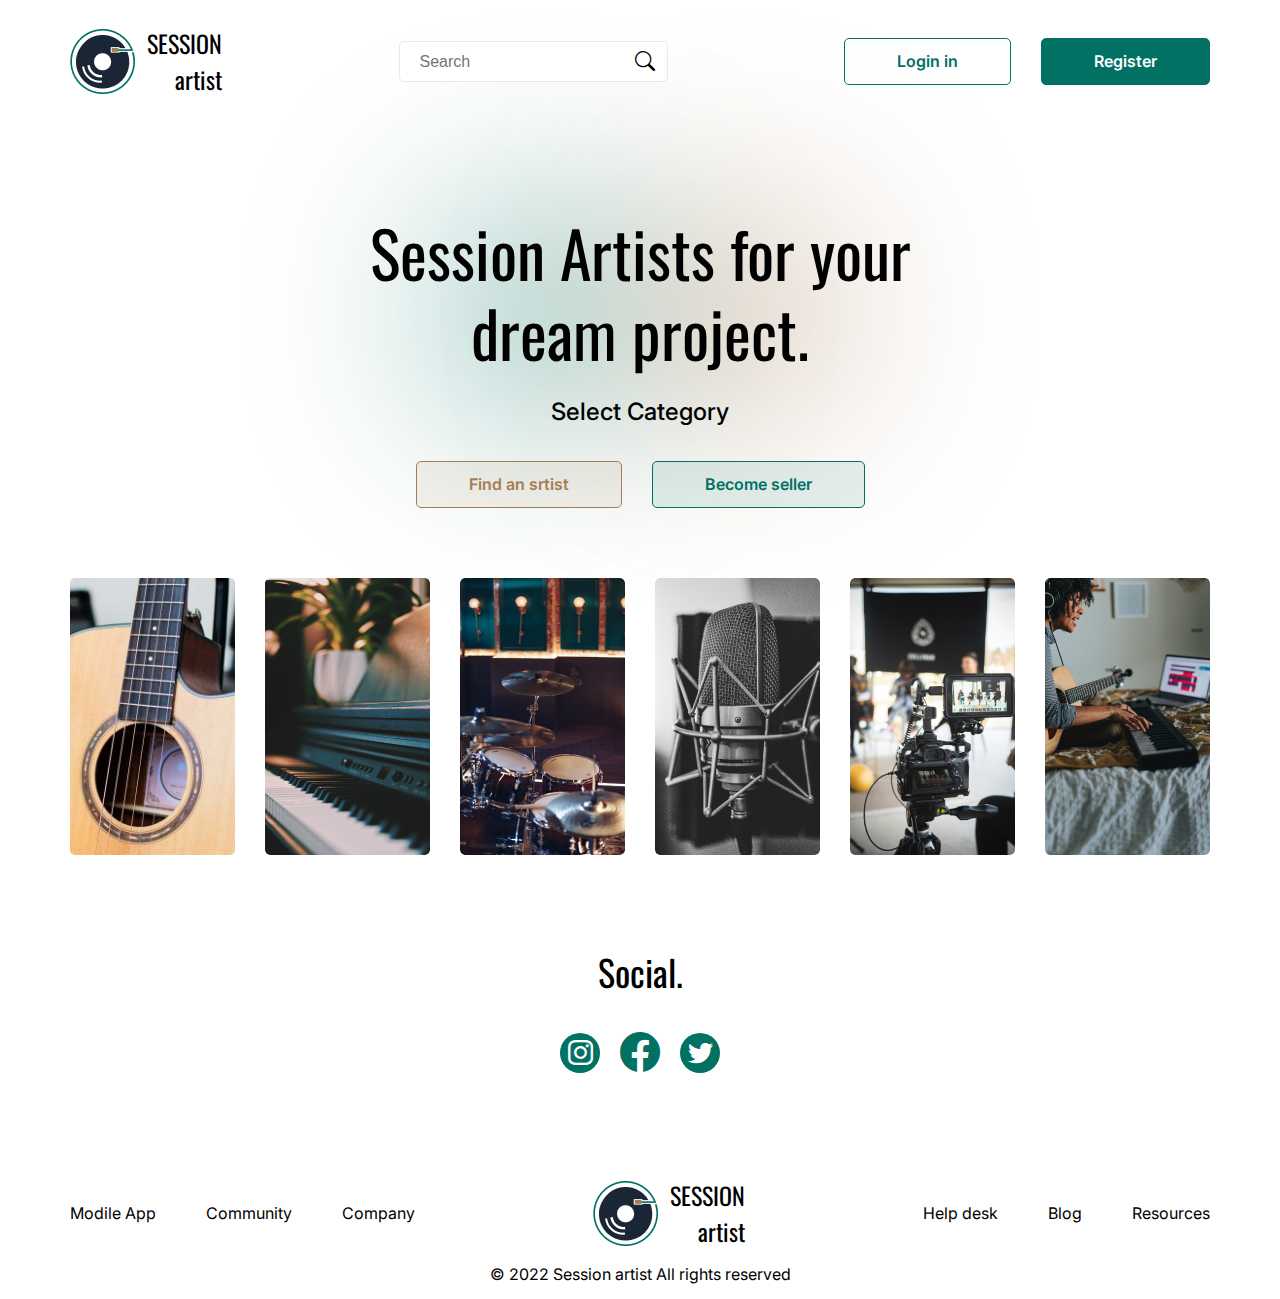
<file: index.html>
<!DOCTYPE html>
<html lang="en">

<head>
    <meta charset="UTF-8">
    <meta http-equiv="X-UA-Compatible" content="IE=edge">
    <meta name="viewport" content="width=device-width, initial-scale=1.0">
    <link rel="stylesheet" href="./css/style.css">
    <link rel="stylesheet" href="./css/media.css">

    <link rel="preconnect" href="https://fonts.googleapis.com">
    <link rel="preconnect" href="https://fonts.gstatic.com" crossorigin>
    <link
        href="https://fonts.googleapis.com/css2?family=Inter:wght@400;500;600;700&family=Oswald:wght@400;600&family=Rubik&display=swap"
        rel="stylesheet">
    <link rel="stylesheet" href="https://cdn.jsdelivr.net/npm/bootstrap-icons@1.9.1/font/bootstrap-icons.css">
    <title>SESSION artist</title>
</head>

<body>

    <div class="wrapper">
        <div class="main_header">
            <header class="header container">
                <a href="index.html">
                    <div class="logo">
                        <img src="./img/Group.png" alt="">
                        <h3>SESSION <br>
                            artist</h3>
                    </div>
                </a>
                <div class="input">
                    <input class="input_search" type="text" placeholder="Search">
                    <div class="icon_input">
                        <i class="bi bi-search"></i>
                        <i class="bi bi-x-lg"></i>
                    </div>
                </div>
                <div class="header_burger" onclick="clickBurger()">
                    <span></span>
                </div>
                <div class="header_menu">
                    <div class="btns">
                        <div class="btn" id="btn_popup" onclick="clickClose()">
                            Login in
                        </div>
                        <div class="btn green" id="btn_popup_register" onclick="clickCloseRegister()">
                            Register
                        </div>
                    </div>
                </div>
            </header>
        </div>
        <section class="section">
            <div class="interior_section container">
                <div class="title_sec">
                    <div class="wrapper_circles">
                        <div class="circle_green"></div>
                        <div class="circle_orange"></div>
                    </div>
                    <h1>Session Artists for your
                        dream project.</h1>
                    <p>Select Category</p>
                    <div class="btns">
                        <a href="./html/ctegory.html">
                            <div class="btn light_orange">
                                Find an srtist
                            </div>
                        </a>
                        <a href="">
                            <div class="btn light_green">
                                Become seller
                            </div>
                        </a>
                    </div>
                </div>
                <div class="cards">
                    <div class="card">
                        <img src="./img/photo_2022-08-10_19-29-11.jpg" alt="" />
                        <div class="card_wrapper">
                            <h3>Guitar.</h3>
                        </div>
                    </div>
                    <div class="card">
                        <img src="./img/Rectangle 18.png" alt="" />
                        <div class="card_wrapper">
                            <h3>Piano.</h3>
                        </div>
                    </div>
                    <div class="card">
                        <img src="./img/Rectangle 19.png" alt="" />
                        <div class="card_wrapper">
                            <h3>Drums.</h3>
                        </div>
                    </div>
                    <div class="card">
                        <img src="./img/Rectangle 20.png" alt="" />
                        <div class="card_wrapper">
                            <h3>Vocals.</h3>
                        </div>
                    </div>
                    <div class="card">
                        <img src="./img/Rectangle 21.png" alt="" />
                        <div class="card_wrapper">
                            <h3>Shooting.</h3>
                        </div>
                    </div>
                    <div class="card">
                        <img src="./img/Rectangle 22.png" alt="" />
                        <div class="card_wrapper">
                            <h3>Electonic music.</h3>
                        </div>
                    </div>
                </div>
            </div>
        </section>

        <section class="section_social">
            <h2>Social.</h2>
            <div class="socials">
                <div><i class="bi bi-instagram"></i></div>
                <i class="bi bi-facebook"></i>
                <div><i class="bi bi-twitter"></i></div>
            </div>
        </section>

        <footer>
            <div class="interior_footer container">
                <ul>
                    <li>Modile App</li>
                    <li>Community</li>
                    <li>Company</li>
                </ul>
                <div class="logo">
                    <img src="./img/Group.png" alt="">
                    <h3>SESSION <br>
                        artist</h3>
                </div>
                <ul class="ul_2">
                    <li>Help desk</li>
                    <li>Blog </li>
                    <li>Resources </li>
                </ul>
            </div>
            <p>© 2022 Session artist All rights reserved</p>
        </footer>
    </div>

    <div class="main_popup hidden">
        <div class="popup">
            <div class="close" onclick="clickClosePopup()">
                <span></span>
            </div>
            <h2>Login in</h2>
            <div class="input_bock">
                <input type="text" placeholder="Enter your email">
                <input type="text" placeholder="Choose a Password">
            </div>
            <div class="btn green">
                Login in
            </div>
        </div>
    </div>

    <div class="main_popup_2 hidden">
        <div class="popup">
            <div class="close" onclick="clickClosePopup2()">
                <span></span>
            </div>
            <h2>Register</h2>
            <div class="input_bock">
                <input type="text" placeholder="Enter your email">
                <input type="text" placeholder="Choose a Username">
                <input type="text" placeholder="Choose a Password">
            </div>
            <div class="btn green">
                Join
            </div>
        </div>
    </div>

    <script src="./js/script.js"></script>
</body>

</html>
</file>
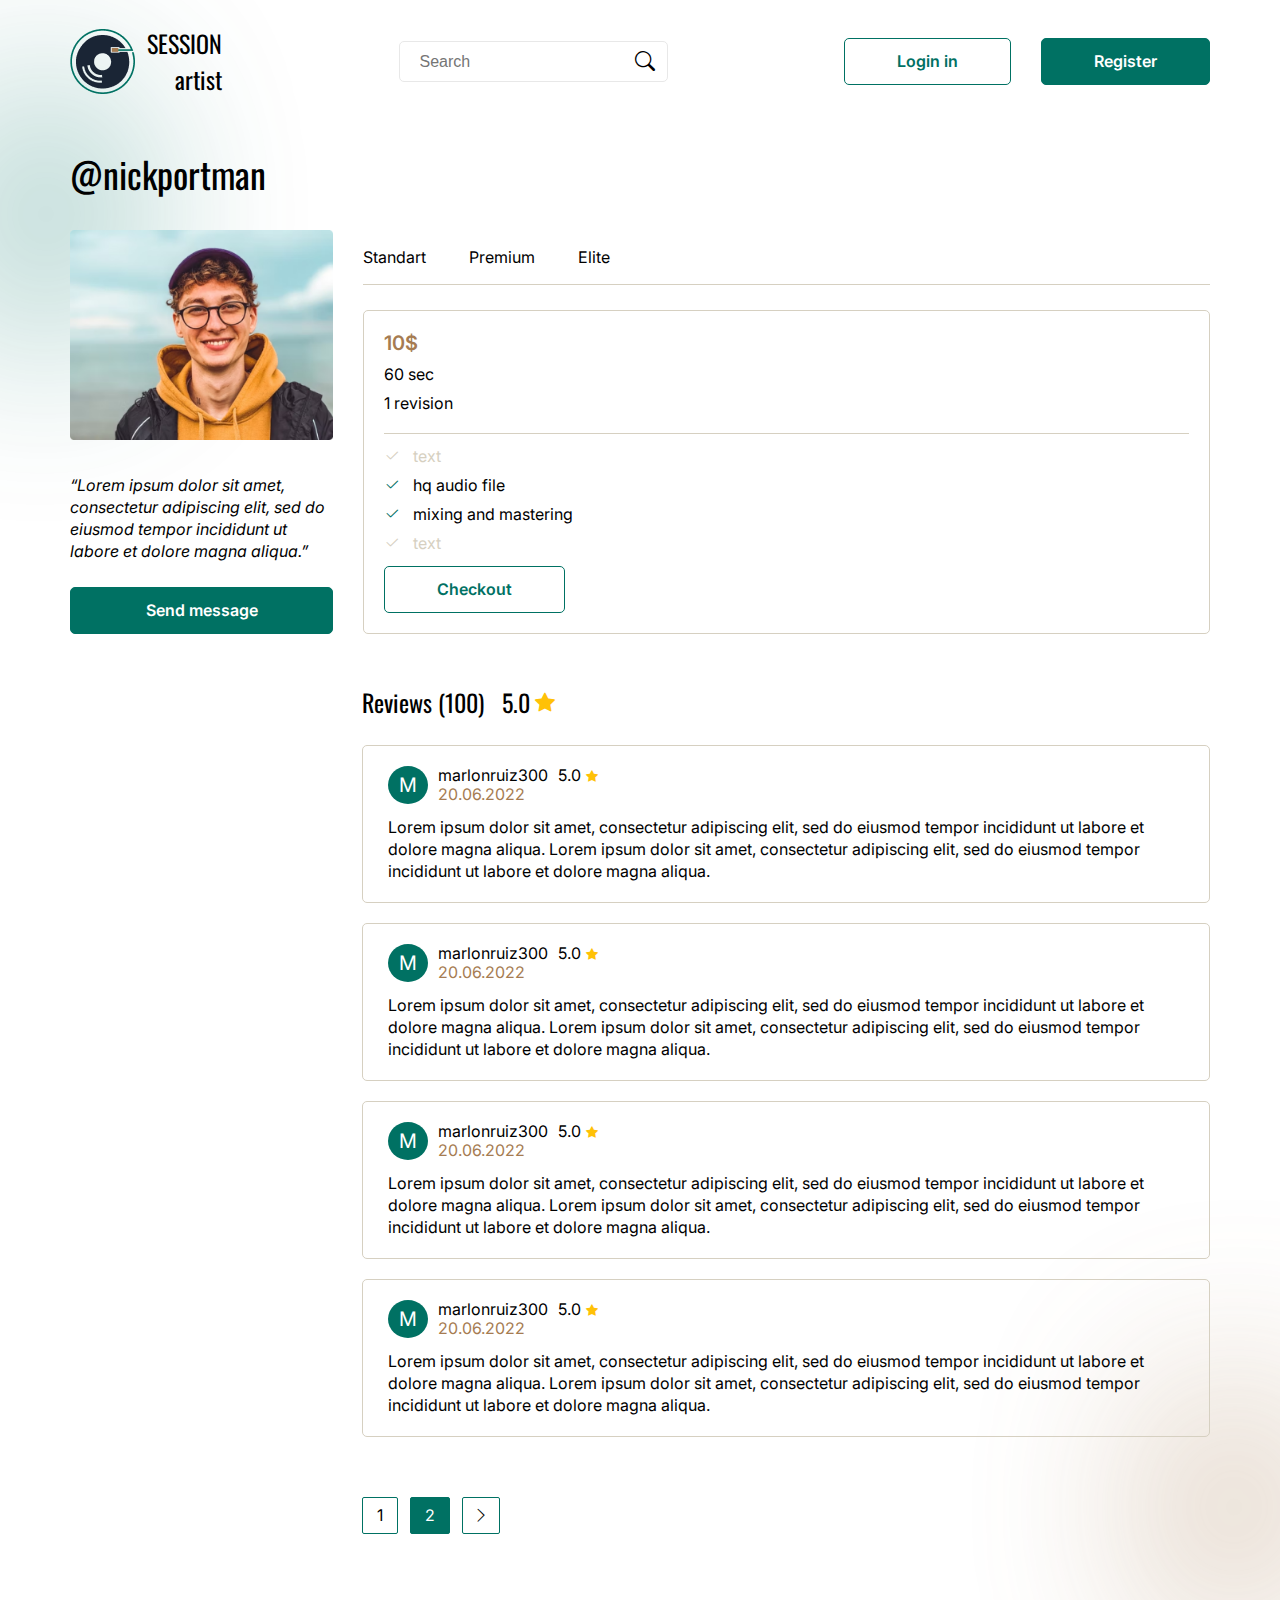
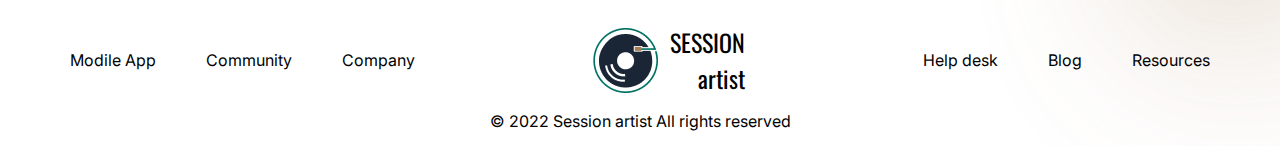
<file: html/artist.html>
<!DOCTYPE html>
<html lang="en">

<head>
    <meta charset="UTF-8">
    <meta http-equiv="X-UA-Compatible" content="IE=edge">
    <meta name="viewport" content="width=device-width, initial-scale=1.0">
    <link rel="stylesheet" href="../css/artist.css">
    <link rel="stylesheet" href="../css/media_artist.css">

    <link rel="preconnect" href="https://fonts.googleapis.com">
    <link rel="preconnect" href="https://fonts.gstatic.com" crossorigin>
    <link
        href="https://fonts.googleapis.com/css2?family=Inter:wght@400;500;600;700&family=Oswald:wght@400;600&family=Rubik&display=swap"
        rel="stylesheet">
    <link rel="stylesheet" href="https://cdn.jsdelivr.net/npm/bootstrap-icons@1.9.1/font/bootstrap-icons.css">
    <title>Document</title>
</head>

<body>

    <div class="wrapper">
        <div class="main_header">
            <header class="header container">
                <a href="../index.html">
                    <div class="logo">
                        <img src="../img/Group.png" alt="">
                        <h3>SESSION <br>
                            artist</h3>
                    </div>
                </a>
                <div class="input">
                    <input class="input_search" type="text" placeholder="Search">
                    <div class="icon_input">
                        <i class="bi bi-search"></i>
                        <i class="bi bi-x-lg"></i>
                    </div>
                </div>
                <div class="header_burger" onclick="clickBurger()">
                    <span></span>
                </div>
                <div class="header_menu">
                    <div class="btns">
                        <div class="btn" id="btn_popup" onclick="clickClose()">
                            Login in
                        </div>
                        <div class="btn green" id="btn_popup_register" onclick="clickCloseRegister()">
                            Register
                        </div>
                    </div>
                </div>
            </header>
        </div>
        <section class="section">
            <div class="interior_section container">
                <div class="wrapper_circles">
                    <div class="main_circle_green">
                        <div class="circle_green"></div>
                    </div>
                    <div class="main_circle_orange">
                        <div class="circle_orange"></div>
                    </div>
                </div>
                <h1>@nickportman</h1>
                <div class="content">
                    <div class="artist">
                        <img src="../img/Rectangle 8.png" alt="">
                        <p>“Lorem ipsum dolor sit amet, consectetur adipiscing elit, sed do eiusmod tempor incididunt ut
                            labore et dolore magna aliqua.” </p>
                        <div class="btn green">
                            Send message
                        </div>
                    </div>
                    <div class="main_info_artist">
                        <ul class="list">
                            <li>Standart</li>
                            <li>Premium</li>
                            <li>Elite</li>
                        </ul>
                        <div class="info_artist">
                            <div class="top">
                                <h2>10$</h2>
                                <h3>60 sec</h3>
                                <p>1 revision</p>
                            </div>
                            <div class="bottom">
                                <ul>
                                    <li><i class="bi bi-check2"></i>text</li>
                                    <li class="active_link"><i class="bi bi-check2"></i>hq audio file</li>
                                    <li class="active_link"><i class="bi bi-check2"></i>mixing and mastering</li>
                                    <li><i class="bi bi-check2"></i>text</li>
                                </ul>
                                <div class="btn">
                                    Checkout
                                </div>
                            </div>
                        </div>
                    </div>
                </div>
                <div class="reviews">
                    <div class="interior_reviews">
                        <div class="title_reviews">
                            <h2>Reviews (100)</h2>
                            <div class="rang">
                                <h2>5.0</h2>
                                <i class="bi bi-star-fill"></i>
                            </div>
                        </div>
                        <div class="coments">
                            <div class="coment">
                                <div class="avtor">
                                    <nav class="logo">
                                        M
                                    </nav>
                                    <div class="avtor_name">
                                        <div class="name">
                                            <h3>marlonruiz300</h3>
                                            <div class="rang">
                                                <h3>5.0</h3>
                                                <i class="bi bi-star-fill"></i>
                                            </div>
                                        </div>
                                        <div class="data">
                                            20.06.2022
                                        </div>
                                    </div>
                                </div>
                                <p>Lorem ipsum dolor sit amet, consectetur adipiscing elit, sed do eiusmod tempor
                                    incididunt ut labore et dolore magna aliqua. Lorem ipsum dolor sit amet, consectetur
                                    adipiscing elit, sed do eiusmod tempor incididunt ut labore et dolore magna aliqua.
                                </p>
                            </div>
                            <div class="coment">
                                <div class="avtor">
                                    <nav class="logo">
                                        M
                                    </nav>
                                    <div class="avtor_name">
                                        <div class="name">
                                            <h3>marlonruiz300</h3>
                                            <div class="rang">
                                                <h3>5.0</h3>
                                                <i class="bi bi-star-fill"></i>
                                            </div>
                                        </div>
                                        <div class="data">
                                            20.06.2022
                                        </div>
                                    </div>
                                </div>
                                <p>Lorem ipsum dolor sit amet, consectetur adipiscing elit, sed do eiusmod tempor
                                    incididunt ut labore et dolore magna aliqua. Lorem ipsum dolor sit amet, consectetur
                                    adipiscing elit, sed do eiusmod tempor incididunt ut labore et dolore magna aliqua.
                                </p>
                            </div>
                            <div class="coment">
                                <div class="avtor">
                                    <nav class="logo">
                                        M
                                    </nav>
                                    <div class="avtor_name">
                                        <div class="name">
                                            <h3>marlonruiz300</h3>
                                            <div class="rang">
                                                <h3>5.0</h3>
                                                <i class="bi bi-star-fill"></i>
                                            </div>
                                        </div>
                                        <div class="data">
                                            20.06.2022
                                        </div>
                                    </div>
                                </div>
                                <p>Lorem ipsum dolor sit amet, consectetur adipiscing elit, sed do eiusmod tempor
                                    incididunt ut labore et dolore magna aliqua. Lorem ipsum dolor sit amet, consectetur
                                    adipiscing elit, sed do eiusmod tempor incididunt ut labore et dolore magna aliqua.
                                </p>
                            </div>
                            <div class="coment">
                                <div class="avtor">
                                    <nav class="logo">
                                        M
                                    </nav>
                                    <div class="avtor_name">
                                        <div class="name">
                                            <h3>marlonruiz300</h3>
                                            <div class="rang">
                                                <h3>5.0</h3>
                                                <i class="bi bi-star-fill"></i>
                                            </div>
                                        </div>
                                        <div class="data">
                                            20.06.2022
                                        </div>
                                    </div>
                                </div>
                                <p>Lorem ipsum dolor sit amet, consectetur adipiscing elit, sed do eiusmod tempor
                                    incididunt ut labore et dolore magna aliqua. Lorem ipsum dolor sit amet, consectetur
                                    adipiscing elit, sed do eiusmod tempor incididunt ut labore et dolore magna aliqua.
                                </p>
                            </div>
                            <div class="btns_page">
                                <div class="btn_page">
                                    1
                                </div>
                                <div class="btn_page active">
                                    2
                                </div>
                                <div class="btn_page next">
                                    <i class="bi bi-chevron-right"></i>
                                </div>
                            </div>
                        </div>
                    </div>
                </div>
            </div>
        </section>

        <footer>
            <div class="interior_footer container">
                <ul>
                    <li>Modile App</li>
                    <li>Community</li>
                    <li>Company</li>
                </ul>
                <div class="logo">
                    <img src="../img/Group.png" alt="">
                    <h3>SESSION <br>
                        artist</h3>
                </div>
                <ul class="ul_2">
                    <li>Help desk</li>
                    <li>Blog </li>
                    <li>Resources </li>
                </ul>
            </div>
            <p>© 2022 Session artist All rights reserved</p>
        </footer>

    </div>

    <div class="main_popup hidden">
        <div class="popup">
            <div class="close" onclick="clickClosePopup()">
                <span></span>
            </div>
            <h2>Login in</h2>
            <div class="input_bock">
                <input type="text" placeholder="Enter your email">
                <input type="text" placeholder="Choose a Password">
            </div>
            <div class="btn green">
                Login in
            </div>
        </div>
    </div>

    <div class="main_popup_2 hidden">
        <div class="popup">
            <div class="close" onclick="clickClosePopup2()">
                <span></span>
            </div>
            <h2>Register</h2>
            <div class="input_bock">
                <input type="text" placeholder="Enter your email">
                <input type="text" placeholder="Choose a Username">
                <input type="text" placeholder="Choose a Password">
            </div>
            <div class="btn green">
                Join
            </div>
        </div>
    </div>

    <script src="../js/artist_script.js"></script>
</body>

</html>
</file>
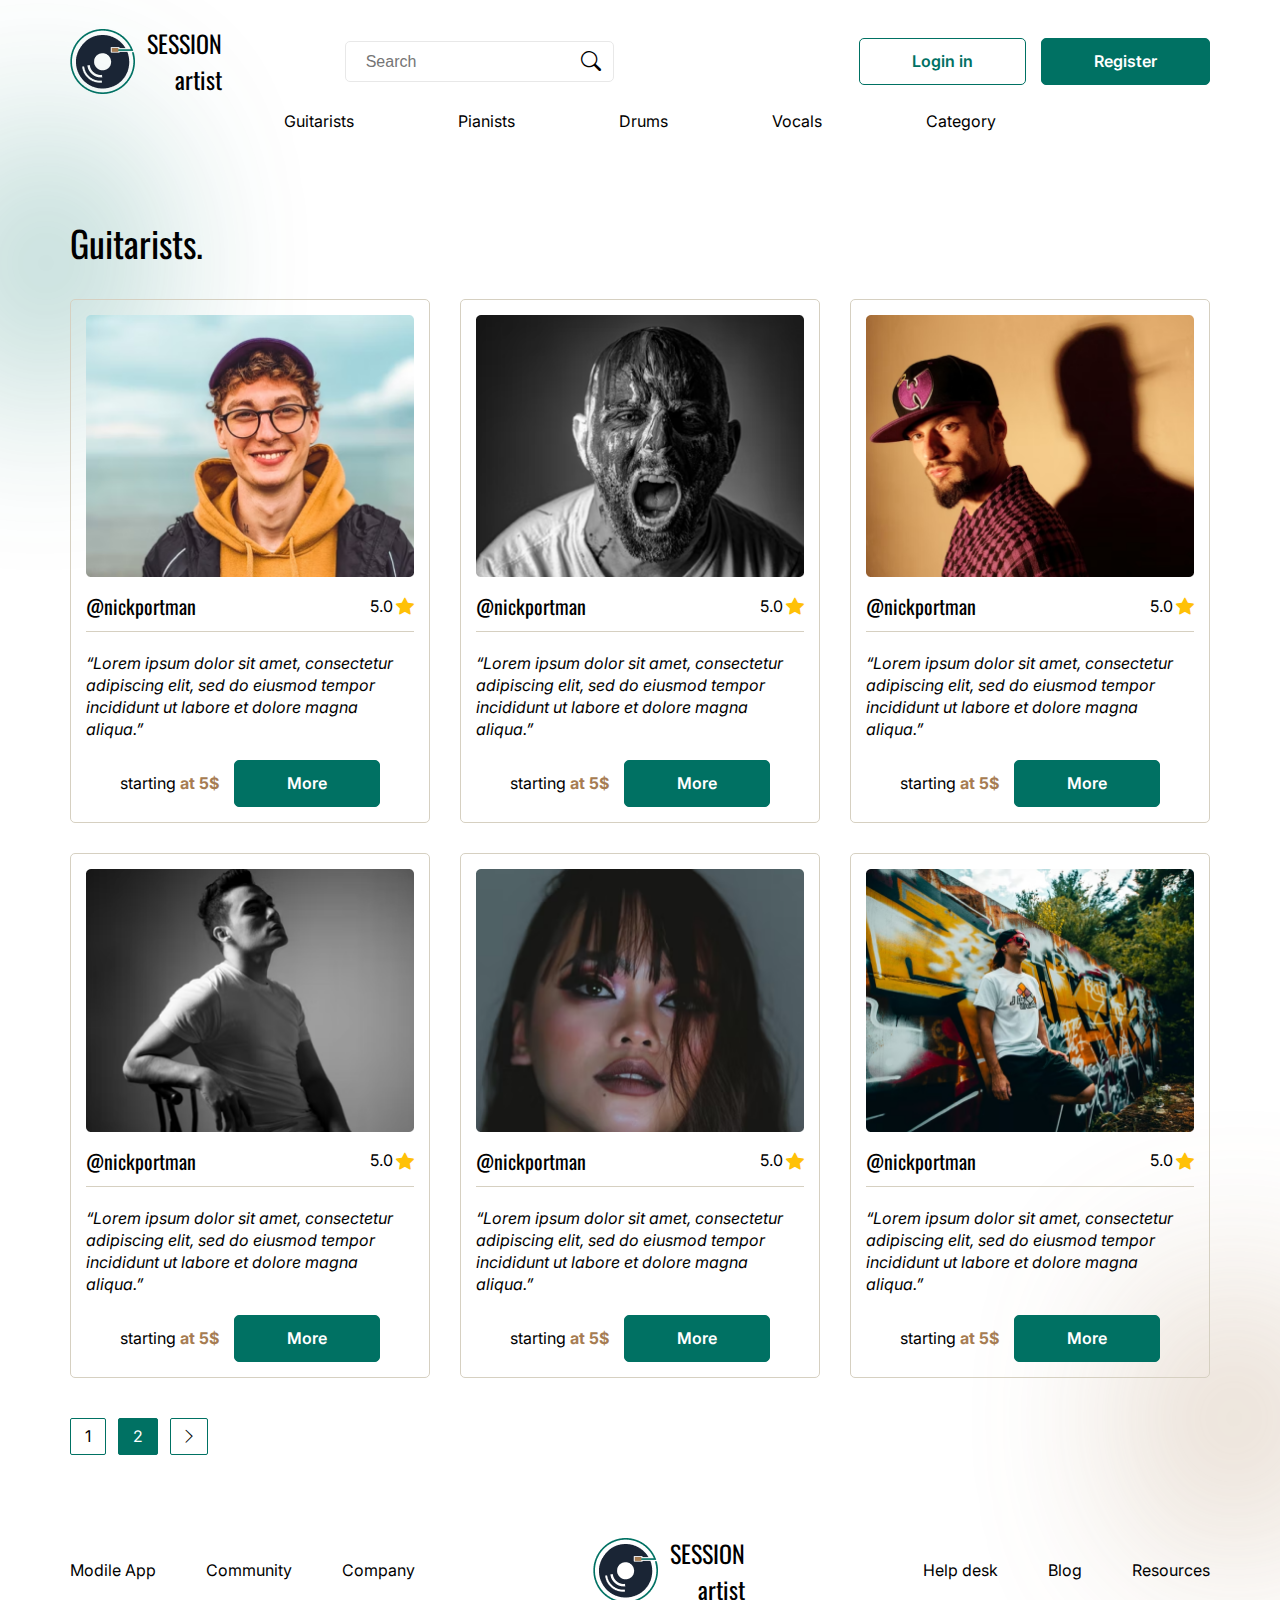
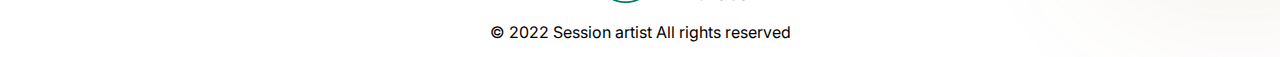
<file: html/ctegory.html>
<!DOCTYPE html>
<html lang="en">

<head>
    <meta charset="UTF-8">
    <meta http-equiv="X-UA-Compatible" content="IE=edge">
    <meta name="viewport" content="width=device-width, initial-scale=1.0">
    <link rel="stylesheet" href="../css/category.css">
    <link rel="stylesheet" href="../css/media_category.css">


    <link rel="preconnect" href="https://fonts.googleapis.com">
    <link rel="preconnect" href="https://fonts.gstatic.com" crossorigin>
    <link
        href="https://fonts.googleapis.com/css2?family=Inter:wght@400;500;600;700&family=Oswald:wght@400;600&family=Rubik&display=swap"
        rel="stylesheet">
    <link rel="stylesheet" href="https://cdn.jsdelivr.net/npm/bootstrap-icons@1.9.1/font/bootstrap-icons.css">
    <title>Document</title>
</head>

<body>

    <div class="wrapper">
        <div class="main_header">
            <header class="header container">
                <a href="../index.html">
                    <div class="logo">
                        <img src="../img/Group.png" alt="">
                        <h3>SESSION <br>
                            artist</h3>
                    </div>
                </a>
                <div class="input">
                    <input class="input_search" type="text" placeholder="Search">
                    <div class="icon_input">
                        <i class="bi bi-search"></i>
                        <i class="bi bi-x-lg"></i>
                    </div>
                </div>
                <div class="header_burger" onclick="clickBurger()">
                    <span></span>
                </div>
                <div class="header_menu">

                    <div class="category_menu">
                        <ul>
                            <li class="category_link" onclick="clickMenu()">Guitarists</li>
                            <li class="category_link2" onclick="clickMenu()">Pianists</li>
                            <li class="category_link3" onclick="clickMenu()">Drums</li>
                            <li class="category_link4" onclick="clickMenu()">Vocals</li>
                            <li class="category_link5" onclick="clickMenu()">Category</li>
                        </ul>
                    </div>

                    <div class="btns">
                        <div class="btn" id="btn_popup" onclick="clickClose()">
                            Login in
                        </div>
                        <div class="btn green" id="btn_popup_register" onclick="clickCloseRegister()">
                            Register
                        </div>
                    </div>
                </div>
            </header>

            <div class="category">
                <ul>
                    <li class="category_link" onclick="clickMenu()">Guitarists</li>
                    <li class="category_link2" onclick="clickMenu()">Pianists</li>
                    <li class="category_link3" onclick="clickMenu()">Drums</li>
                    <li class="category_link4" onclick="clickMenu()">Vocals</li>
                    <li class="category_link5" onclick="clickMenu()">Category</li>
                </ul>
            </div>

        </div>

        <section class="section">
            <div class="interior_section container">
                <div class="wrapper_circles">
                    <div class="main_circle_green">
                        <div class="circle_green"></div>
                    </div>
                    <div class="main_circle_orange">
                        <div class="circle_orange"></div>
                    </div>
                </div>
                <h2>Guitarists.</h2>
                <div class="cards">
                    <div class="card">
                        <img src="../img/Rectangle 8.png" alt="">
                        <div class="info_card">
                            <a href="../html/artist.html">
                                <h3>@nickportman</h3>
                            </a>
                            <div class="rec">
                                <h5>5.0</h5>
                                <i class="bi bi-star-fill"></i>
                            </div>
                        </div>
                        <p>“Lorem ipsum dolor sit amet, consectetur
                            adipiscing elit, sed do eiusmod tempor
                            incididunt ut labore et dolore magna aliqua.” </p>
                        <div class="btns">
                            <div class="price">
                                starting <span>at 5$</span>
                            </div>
                            <a href="../html/artist.html">
                                <div class="btn green_card">
                                    More
                                </div>
                            </a>
                        </div>
                    </div>
                    <div class="card">
                        <img src="../img/Rectangle 8 (1).png" alt="">
                        <div class="info_card">
                            <h3>@nickportman</h3>
                            <div class="rec">
                                <h5>5.0</h5>
                                <i class="bi bi-star-fill"></i>
                            </div>
                        </div>
                        <p>“Lorem ipsum dolor sit amet, consectetur
                            adipiscing elit, sed do eiusmod tempor
                            incididunt ut labore et dolore magna aliqua.” </p>
                        <div class="btns">
                            <div class="price">
                                starting <span>at 5$</span>
                            </div>
                            <div class="btn green_card">
                                More
                            </div>
                        </div>
                    </div>
                    <div class="card">
                        <img src="../img/Rectangle 8 (2).png" alt="">
                        <div class="info_card">
                            <h3>@nickportman</h3>
                            <div class="rec">
                                <h5>5.0</h5>
                                <i class="bi bi-star-fill"></i>
                            </div>
                        </div>
                        <p>“Lorem ipsum dolor sit amet, consectetur
                            adipiscing elit, sed do eiusmod tempor
                            incididunt ut labore et dolore magna aliqua.” </p>
                        <div class="btns">
                            <div class="price">
                                starting <span>at 5$</span>
                            </div>
                            <div class="btn green_card">
                                More
                            </div>
                        </div>
                    </div>
                    <div class="card">
                        <img src="../img/Rectangle 8 (3).png" alt="">
                        <div class="info_card">
                            <h3>@nickportman</h3>
                            <div class="rec">
                                <h5>5.0</h5>
                                <i class="bi bi-star-fill"></i>
                            </div>
                        </div>
                        <p>“Lorem ipsum dolor sit amet, consectetur
                            adipiscing elit, sed do eiusmod tempor
                            incididunt ut labore et dolore magna aliqua.” </p>
                        <div class="btns">
                            <div class="price">
                                starting <span>at 5$</span>
                            </div>
                            <div class="btn green_card">
                                More
                            </div>
                        </div>
                    </div>
                    <div class="card">
                        <img src="../img/Rectangle 8 (4).png" alt="">
                        <div class="info_card">
                            <h3>@nickportman</h3>
                            <div class="rec">
                                <h5>5.0</h5>
                                <i class="bi bi-star-fill"></i>
                            </div>
                        </div>
                        <p>“Lorem ipsum dolor sit amet, consectetur
                            adipiscing elit, sed do eiusmod tempor
                            incididunt ut labore et dolore magna aliqua.” </p>
                        <div class="btns">
                            <div class="price">
                                starting <span>at 5$</span>
                            </div>
                            <div class="btn green_card">
                                More
                            </div>
                        </div>
                    </div>
                    <div class="card">
                        <img src="../img/Rectangle 8 (5).png" alt="">
                        <div class="info_card">
                            <h3>@nickportman</h3>
                            <div class="rec">
                                <h5>5.0</h5>
                                <i class="bi bi-star-fill"></i>
                            </div>
                        </div>
                        <p>“Lorem ipsum dolor sit amet, consectetur
                            adipiscing elit, sed do eiusmod tempor
                            incididunt ut labore et dolore magna aliqua.” </p>
                        <div class="btns">
                            <div class="price">
                                starting <span>at 5$</span>
                            </div>
                            <div class="btn green_card">
                                More
                            </div>
                        </div>
                    </div>
                </div>
                <div class="btns_page">
                    <div class="btn_page">
                        1
                    </div>
                    <div class="btn_page active">
                        2
                    </div>
                    <div class="btn_page next">
                        <i class="bi bi-chevron-right"></i>
                    </div>
                </div>
            </div>
        </section>

        <footer>
            <div class="interior_footer container">
                <ul>
                    <li>Modile App</li>
                    <li>Community</li>
                    <li>Company</li>
                </ul>
                <div class="logo">
                    <img src="../img/Group.png" alt="">
                    <h3>SESSION <br>
                        artist</h3>
                </div>
                <ul class="ul_2">
                    <li>Help desk</li>
                    <li>Blog </li>
                    <li>Resources </li>
                </ul>
            </div>
            <p>© 2022 Session artist All rights reserved</p>
        </footer>

    </div>

    <div class="main_popup hidden">
        <div class="popup">
            <div class="close" onclick="clickClosePopup()">
                <span></span>
            </div>
            <h2>Login in</h2>
            <div class="input_bock">
                <input type="text" placeholder="Enter your email">
                <input type="text" placeholder="Choose a Password">
            </div>
            <div class="btn green">
                Login in
            </div>
        </div>
    </div>

    <div class="main_popup_2 hidden">
        <div class="popup">
            <div class="close" onclick="clickClosePopup2()">
                <span></span>
            </div>
            <h2>Register</h2>
            <div class="input_bock">
                <input type="text" placeholder="Enter your email">
                <input type="text" placeholder="Choose a Username">
                <input type="text" placeholder="Choose a Password">
            </div>
            <div class="btn green">
                Join
            </div>
        </div>
    </div>

    <script src="../js/category_script.js"></script>
</body>

</html>
</file>
<file: css/style.css>
* {
    margin: 0;
    padding: 0;
}

body {
    font-family: 'Inter', sans-serif;
    /* font-family: 'Oswald', sans-serif;
    font-family: 'Rubik', sans-serif; */
}

a {
    text-decoration: none;
    cursor: pointer;
}

.btn {
    cursor: pointer;
}

.container {
    max-width: 1140px;
    margin: 0 auto;
}

.main_header {
    padding: 25px 30px;
}

.header {
    display: flex;
    align-items: center;
    justify-content: space-between;
}

.logo {
    display: flex;
    align-items: center;
    gap: 12px;
}

.logo h3 {
    font-family: 'Oswald';
    font-style: normal;
    font-weight: 400;
    font-size: 24px;
    line-height: 36px;

    color: #000000;
    text-align: right;
}

.input {
    position: relative;
}

.input input {
    border: 1px solid #E8E8E8;
    border-radius: 5px;
    outline: hidden;
    padding: 10px 40px 10px 20px;
    font-style: normal;
    font-weight: 400;
    font-size: 16px;
    line-height: 19px;

    color: #000000;
}

.input .icon_input {
    position: absolute;
    right: 13px;
    top: 0;
    bottom: 0;
    display: flex;
    align-items: center;
    font-size: 20px;
}

.bi-x-lg {
    display: none;
}

.header_burger {
    display: none;
}

.btns {
    display: flex;
    gap: 30px;
}

.btn {
    font-style: normal;
    font-weight: 600;
    font-size: 16px;
    line-height: 19px;

    color: #007163;
    border: 1px solid #007163;
    border-radius: 5px;
    padding: 13px 52px;
}

.btn.green {
    background: #007163;
    border-radius: 5px;
    color: #FFFFFF;
}



.section {
    padding: 90px 30px;
}

.title_sec {
    display: flex;
    flex-direction: column;
    align-items: center;
    position: relative;
    margin: 0 0 70px;
}

.title_sec h1 {
    font-family: 'Oswald';
    font-style: normal;
    font-weight: 400;
    font-size: 64px;
    line-height: 80px;
    /* or 125% */

    text-align: center;

    color: #000000;
    margin: 0 0 25px;
    max-width: 700px;
}

.title_sec p {
    font-style: normal;
    font-weight: 500;
    font-size: 24px;
    line-height: 29px;
    /* identical to box height */


    color: #000000;
    margin: 0 0 35px;
}

.wrapper_circles {
    display: flex;
    position: absolute;
    z-index: -1;
}

.circle_green {
    height: 200px;
    width: 200px;
    border-radius: 50%;
    background: #007163;
    opacity: 0.5;
    filter: blur(100px);
}

.circle_orange {
    height: 200px;
    width: 200px;
    border-radius: 50%;
    background: #A67C52;
    opacity: 0.5;
    filter: blur(100px);
}

.btn.light_orange {
    background: rgba(166, 124, 82, 0.1);
    border: 1px solid #A67C52;
    border-radius: 5px;
    color: #A67C52;
}

.btn.light_green {
    background: rgba(0, 113, 99, 0.1);
    border: 1px solid #007163;
    border-radius: 5px;
    color: #007163;
}

.cards {
    display: flex;
    gap: 30px;
}

.card {
    width: 165px;
    height: 277px;
    position: relative;
    cursor: pointer;
    text-align: center;
}

.card img {
    width: 100%;
    height: 100%;
    object-fit: cover;
    border-radius: 5px;
}

.card .card_wrapper {
    position: absolute;
    top: 0;
    bottom: 0;
    left: 0;
    right: 0;
    background: linear-gradient(0deg, rgba(0, 113, 99, 0.7), rgba(0, 113, 99, 0.7));
    opacity: 0;
    transition: all 0.3s;
    display: flex;
    align-items: center;
    justify-content: center;
    border-radius: 5px;
}

.card h3 {
    font-style: normal;
    font-weight: 600;
    font-size: 24px;
    line-height: 29px;
    /* identical to box height */


    color: #FFFFFF;

}

.card .card_wrapper:hover {
    opacity: 1;
}

.section_social {
    text-align: center;
    padding: 0 30px;
}

.section_social h2 {
    font-family: 'Oswald';
    font-style: normal;
    font-weight: 400;
    font-size: 36px;
    line-height: 53px;

    color: #000000;
    margin: 0 0 30px;
}

.socials {
    display: flex;
    justify-content: center;
    align-items: center;
    gap: 20px;
}

.socials div {
    width: 40px;
    height: 40px;
    display: flex;
    align-items: center;
    justify-content: center;
    background: #007163;
    border-radius: 50%;
    color: white;
}

.bi-instagram,
.bi-twitter {
    font-size: 25px;
}

.bi-facebook {
    font-size: 40px;
    color: #007163;
    /* margin-top: -5px; */
}

footer {
    margin: 100px 0 0 0;
    text-align: center;
    padding: 0 30px;
}

.interior_footer {
    display: flex;
    justify-content: space-between;
    gap: 25px;
    /* margin: 0 0 30px; */
}

.interior_footer ul {
    list-style: none;
    display: flex;
    align-items: center;
    gap: 50px;
}

.interior_footer .ul_2 {
    flex-grow: 0;
}

.interior_footer ul li {
    font-style: normal;
    font-weight: 400;
    font-size: 16px;
    line-height: 19px;

    color: #000000;
}

footer p {
    padding: 15px 0;
}

.main_popup.hidden {
    display: none;
}

.main_popup.active {
    background: rgba(0, 0, 0, .5);
    position: fixed;
    top: 0;
    right: 0;
    left: 0;
    bottom: 0;
    display: flex;
    align-items: center;
    justify-content: center;
    z-index: 11;
}

.popup {
    background: white;
    text-align: center;
    padding: 40px 30px;
    margin: 0 30px;
    position: relative;
}

.popup h2 {
    font-family: 'Oswald';
    font-style: normal;
    font-weight: 600;
    font-size: 24px;
    line-height: 36px;
    /* identical to box height */

    padding: 0 0 15px;
    margin: 0 0 25px;
    color: #000000;
    border-bottom: 1px solid #E8E8E8;
}

.input_bock {
    display: grid;
    grid-template-columns: 1fr;
    gap: 10px;
    margin: 0 0 30px;
}

.input_bock input {
    opacity: 0.5;
    border: 1px solid #B0B0B0;
    border-radius: 5px;
    padding: 13px 20px;
    width: 469px;
}

.btn {
    display: inline-block;
}

.close {
    display: block;
    position: relative;
    width: 30px;
    height: 20px;
    z-index: 10;
    position: absolute;
    right: 0;
    margin: 0 30px 0 0;
    cursor: pointer;
}

.close span {
    position: absolute;
    background-color: #000;
    left: 0;
    width: 100%;
    height: 2px;
    top: 9px;
    transition: all 0.3s ease 0s;
    transform: scale(0);
}

.close:before,
.close:after {
    content: '';
    background-color: #000;
    position: absolute;
    width: 100%;
    height: 2px;
    left: 0;
    transition: all 0.3s ease 0s;
}

.close::before {
    transform: rotate(45deg);
    top: 9px;
}

.close::after {
    transform: rotate(-45deg);
    bottom: 9px;
}



.main_popup_2.hidden {
    display: none;
}

.main_popup_2.active {
    background: rgba(0, 0, 0, .5);
    position: fixed;
    top: 0;
    right: 0;
    left: 0;
    bottom: 0;
    display: flex;
    align-items: center;
    justify-content: center;
    z-index: 11;
}
</file>
<file: css/media.css>
@media (max-width:1200px) {
    .cards {
        display: flex;
        overflow-x: scroll;
        scroll-snap-type: x mandatory;
        scroll-padding: 24px;
        border-radius: 8px;
        gap: 20px;
    }

    .card {


        flex: 0 0 165px;
        /* padding: 24px; */
        border-radius: 8px;
        scroll-snap-align: center;
        display: flex;
        flex-direction: column;
        /* gap: 20px; */
    }
}

@media (max-width:992px) {}

@media (max-width:870px) {

    body.lock {
        overflow: hidden;
    }

    .input {
        order: -1;
    }

    .input .input_search {
        display: none;
    }

    .input .input_search.active {
        display: flex;
    }

    .input .icon_input {
        position: static;
        font-size: 27px;
    }

    .input .icon_input.absolute {
        position: absolute;
    }

    .logo.hide {
        display: none;
    }

    .bi-x-lg.visible {
        display: flex;
    }

    .bi-search.hide {
        display: none;
    }

    .header_burger.hide {
        display: none;
    }

    .btns {
        display: none;
        text-align: center;
    }

    .btn {
        display: block;
    }

    .header_burger {
        display: block;
        position: relative;
        width: 30px;
        height: 20px;
        z-index: 10;
    }

    /* .header_burger.active {
        position: fixed;
        right: 0;
        margin: 0 30px 0 0;
    } */

    .header_burger span {
        position: absolute;
        background-color: #000;
        left: 0;
        width: 100%;
        height: 2px;
        top: 9px;
        /* transition: all 0.3s ease 0s; */
    }

    .header_burger:before,
    .header_burger:after {
        content: '';
        background-color: #000;
        position: absolute;
        width: 100%;
        height: 2px;
        left: 0;
        /* transition: all 0.3s ease 0s; */
    }

    .header_burger:before {
        top: 0;
    }

    .header_burger:after {
        bottom: 0;
    }

    .header_burger.active:before {
        transform: rotate(45deg);
        top: 9px;
    }

    .header_burger.active:after {
        transform: rotate(-45deg);
        bottom: 9px;
    }

    .header_burger.active span {
        transform: scale(0);
    }

    .header_menu {
        position: fixed;
        z-index: 9;
        top: 0;
        left: 150%;
        width: 100%;
        height: 100%;
        background-color: white;
        /* padding: 70px 10px 20px 10px; */
        transition: all 0.3s ease 0s;
        z-index: 2;
        display: flex;
        justify-content: center;
        overflow: auto;
    }

    .header_menu.active {
        left: 0;
    }

    .header_menu.close {
        left: 150%;
    }

    .btns {
        margin: 100px 0 50% 0;
        display: flex;
        flex-direction: column;
        gap: 10px;
    }

    /* .header_list li {
        margin-bottom: 20px;
    } */

    .interior_footer ul {
        gap: 20px;
    }
}

@media (max-width:768px) {
    .interior_footer {
        flex-direction: column;
        justify-content: center;
        align-items: center;
        gap: 40px;
    }

    .interior_footer .logo {
        order: -1;
    }

    .interior_footer ul {
        flex-direction: column;
        gap: 20px;
    }

    .input_bock input {
        width: auto;
    }
}

@media (max-width:475px) {
    .wrapper_circles {
        display: flex;
        position: absolute;
        z-index: -1;
        width: 100%;
    }

    /* .circle_green {
        height: 200px;
        width: 200px;
        border-radius: 50%;
        background: #007163;
        opacity: 0.5;
        filter: blur(100px);
    }
    
    .circle_orange {
        height: 200px;
        width: 200px;
        border-radius: 50%;
        background: #A67C52;
        opacity: 0.5;
        filter: blur(100px);
    } */
}

@media (max-width:320px) {
    body {
        min-width: 320px;
        -webkit-box-sizing: border-box;
        -moz-box-sizing: border-box;
        box-sizing: border-box;
    }
}
</file>
<file: css/artist.css>
* {
    margin: 0;
    padding: 0;
}

body {
    font-family: 'Inter', sans-serif;
    /* font-family: 'Oswald', sans-serif;
    font-family: 'Rubik', sans-serif; */
    /* overflow-x: hidden; */
}

a {
    text-decoration: none;
}

ul {
    list-style: none;
}

.btn {
    cursor: pointer;
}

.container {
    max-width: 1140px;
    margin: 0 auto;
}

.header {
    display: flex;
    align-items: center;
    justify-content: space-between;
    padding: 25px 30px 0 30px;
}

.logo {
    display: flex;
    align-items: center;
    gap: 12px;
    cursor: pointer;
}

.logo h3 {
    font-family: 'Oswald';
    font-style: normal;
    font-weight: 400;
    font-size: 24px;
    line-height: 36px;

    color: #000000;
    text-align: right;
}

.input {
    position: relative;
}

.input input {
    border: 1px solid #E8E8E8;
    border-radius: 5px;
    outline: hidden;
    padding: 10px 40px 10px 20px;
    font-style: normal;
    font-weight: 400;
    font-size: 16px;
    line-height: 19px;

    color: #000000;
}

.input .icon_input {
    position: absolute;
    right: 13px;
    top: 0;
    bottom: 0;
    display: flex;
    align-items: center;
    font-size: 20px;
}

.bi-x-lg {
    display: none;
}

.header_burger {
    display: none;
}

.btns {
    display: flex;
    gap: 30px;
}

.btn {
    font-style: normal;
    font-weight: 600;
    font-size: 16px;
    line-height: 19px;

    color: #007163;
    border: 1px solid #007163;
    border-radius: 5px;
    padding: 13px 52px;
}

.btn.green {
    background: #007163;
    border-radius: 5px;
    color: #FFFFFF;
}

.category {
    display: flex;
    justify-content: center;
    padding: 0 30px;
}

.category ul {
    list-style: none;
    display: flex;
    gap: 104px;
}

.category ul li {
    font-style: normal;
    font-weight: 400;
    font-size: 16px;
    line-height: 19px;
    cursor: pointer;
    color: #000000;
    padding: 15px 0;

}

/* .active {
    border-bottom: 2px solid #007163;
} */



.section {
    padding: 50px 30px;
    position: relative;
}

.interior_section {}

.wrapper_circles {
    position: absolute;
    top: 0;
    bottom: 0;
    left: 0;
    right: 0;
    z-index: -1;
    display: flex;
    flex-direction: column;
    justify-content: space-between;
}

.circle_green {
    width: 100px;
    height: 234px;
    border-radius: 0 50% 50% 0;
    background: #007163;
    opacity: .7;
    filter: blur(100px);
}

.main_circle_orange {
    display: flex;
    justify-content: flex-end;
}

.circle_orange {
    width: 100px;
    height: 234px;
    border-radius: 50% 0 0 50%;
    background: #A67C52;
    opacity: .7;
    filter: blur(100px);
}

.interior_section h1 {
    font-family: 'Oswald';
    font-style: normal;
    font-weight: 400;
    font-size: 36px;
    line-height: 53px;

    color: #000000;
    margin: 0 0 30px;
}

.content {
    display: flex;
    gap: 30px;
    margin: 0 0 50px;
}

.artist {
    max-width: 263px;
}

.artist p {
    font-style: italic;
    font-weight: 400;
    font-size: 16px;
    line-height: 22px;
    /* or 138% */


    color: #000000;
    margin: 0 0 25px;
}

.artist img {
    width: 100%;
    margin: 0 0 30px;
}

.btn {
    text-align: center;
    display: inline-block;
}

.artist .btn.green {
    display: block;
}

.green {}

.main_info_artist {
    width: 100%;
}

.main_info_artist .list {
    display: flex;
    gap: 43px;
    border-bottom: 1px solid #D6D0C1;
    margin: 0 0 25px;
}

.main_info_artist .list li {
    padding: 17px 0;
}

.info_artist {
    border: 1px solid #D6D0C1;
    border-radius: 5px;
    padding: 20px;
}

.top {
    border-bottom: 1px solid #D6D0C1;
    display: flex;
    flex-direction: column;
    gap: 10px;
    padding: 0 0 20px;
}

.top h2 {
    font-style: normal;
    font-weight: 600;
    font-size: 20px;
    line-height: 24px;

    color: #A67C52;
}

.top h3 {
    font-style: normal;
    font-weight: 400;
    font-size: 16px;
    line-height: 19px;

    color: #000000;

}

.top p {
    font-style: normal;
    font-weight: 400;
    font-size: 16px;
    line-height: 19px;

    color: #000000;

}

.bottom {}

.bottom ul {
    display: flex;
    flex-direction: column;
    gap: 10px;
    padding: 13px 0;
}

.bottom ul li {
    font-style: normal;
    font-weight: 400;
    font-size: 16px;
    line-height: 19px;

    color: #D6D0C1;
    display: flex;
    gap: 12.54px;
}

.bottom ul li.active_link i {
    color: #007163;
}

.bottom ul li.active_link {
    font-style: normal;
    font-weight: 400;
    font-size: 16px;
    line-height: 19px;

    color: #000000;

}

.reviews {
    display: flex;
    justify-content: flex-end;
}

.interior_reviews {
    max-width: 848px;
}

.title_reviews {
    display: flex;
    align-items: center;
    gap: 18px;
    margin: 0 0 25px;
}

.title_reviews h2 {
    font-family: 'Oswald';
    font-style: normal;
    font-weight: 400;
    font-size: 24px;
    line-height: 36px;
    /* identical to box height */


    color: #000000;

}

.title_reviews .rang {
    display: flex;
    gap: 5px;
    align-items: center;
}

.title_reviews i {
    color: #FFC107;
    font-size: 20px;
}

.coments {
    display: flex;
    flex-direction: column;
    gap: 20px;
}

.coment {
    border: 1px solid #D6D0C1;
    border-radius: 5px;
    padding: 20px 25px;
}

.coment p {
    font-style: normal;
    font-weight: 400;
    font-size: 16px;
    line-height: 22px;
    /* or 138% */


    color: #000000;
    margin: 12px 0 0 0;
}

.avtor {
    display: flex;
    align-items: center;
    gap: 10px;
}

.avtor .logo {
    background: #007163;
    color: white;
    padding: 7px 11px;
    border-radius: 50%;
    font-size: 20px;
}

.avtor_name {}

.name {
    display: flex;
    align-items: center;
    gap: 10px;
}

.name .rang {
    display: flex;
    align-items: center;
    gap: 5px;
    color: #FFC107;
    font-size: 12px;
}

.name h3 {
    font-style: normal;
    font-weight: 400;
    font-size: 16px;
    line-height: 19px;

    color: #000000;
}

.data {
    font-style: normal;
    font-weight: 400;
    font-size: 16px;
    line-height: 19px;

    color: #A67C52;
}


.btns_page {
    display: flex;
    align-items: center;
    gap: 12px;
    margin: 40px 0;
}

.btn_page {
    border: 1px solid #007163;
    border-radius: 2px;
    padding: 8px 14px;
    font-style: normal;
    font-weight: 400;
    font-size: 16px;
    line-height: 19px;

    color: #000000;
    cursor: pointer;
}

.btn_page.active {
    background: #007163;
    color: #fff;
}

.btn_page.next {
    padding: 8px 10px;
}

footer {
    text-align: center;
    padding: 0 30px;
}

.interior_footer {
    display: flex;
    justify-content: space-between;
    gap: 25px;
    /* margin: 0 0 30px; */
}

.interior_footer ul {
    list-style: none;
    display: flex;
    align-items: center;
    gap: 50px;
}

.interior_footer .ul_2 {
    flex-grow: 0;
}

.interior_footer ul li {
    font-style: normal;
    font-weight: 400;
    font-size: 16px;
    line-height: 19px;

    color: #000000;
}

footer p {
    padding: 15px 0;
}



.main_popup.hidden {
    display: none;
}

.main_popup.active {
    background: rgba(0, 0, 0, .5);
    position: fixed;
    top: 0;
    right: 0;
    left: 0;
    bottom: 0;
    display: flex;
    align-items: center;
    justify-content: center;
    z-index: 11;
}

.popup {
    background: white;
    text-align: center;
    padding: 40px 30px;
    margin: 0 30px;
    position: relative;
}

.popup h2 {
    font-family: 'Oswald';
    font-style: normal;
    font-weight: 600;
    font-size: 24px;
    line-height: 36px;
    /* identical to box height */

    padding: 0 0 15px;
    margin: 0 0 25px;
    color: #000000;
    border-bottom: 1px solid #E8E8E8;
}

.input_bock {
    display: grid;
    grid-template-columns: 1fr;
    gap: 10px;
    margin: 0 0 30px;
}

.input_bock input {
    opacity: 0.5;
    border: 1px solid #B0B0B0;
    border-radius: 5px;
    padding: 13px 20px;
    width: 469px;
}

.btn {
    display: inline-block;
}

.close {
    display: block;
    position: relative;
    width: 30px;
    height: 20px;
    z-index: 10;
    position: absolute;
    right: 0;
    margin: 0 30px 0 0;
    cursor: pointer;
}

.close span {
    position: absolute;
    background-color: #000;
    left: 0;
    width: 100%;
    height: 2px;
    top: 9px;
    transition: all 0.3s ease 0s;
    transform: scale(0);
}

.close:before,
.close:after {
    content: '';
    background-color: #000;
    position: absolute;
    width: 100%;
    height: 2px;
    left: 0;
    transition: all 0.3s ease 0s;
}

.close::before {
    transform: rotate(45deg);
    top: 9px;
}

.close::after {
    transform: rotate(-45deg);
    bottom: 9px;
}



.main_popup_2.hidden {
    display: none;
}

.main_popup_2.active {
    background: rgba(0, 0, 0, .5);
    position: fixed;
    top: 0;
    right: 0;
    left: 0;
    bottom: 0;
    display: flex;
    align-items: center;
    justify-content: center;
    z-index: 11;
}
</file>
<file: css/media_artist.css>
@media (max-width:1200px) {
    .interior_reviews {
        max-width: 100%;
    }
}

@media (max-width:992px) {}

@media (max-width:870px) {

    body.lock {
        overflow: hidden;
    }

    .input {
        order: -1;
    }

    .input .input_search {
        display: none;
    }

    .input .input_search.active {
        display: flex;
    }

    .input .icon_input {
        position: static;
        font-size: 27px;
    }

    .input .icon_input.absolute {
        position: absolute;
    }

    .logo.hide {
        display: none;
    }

    .bi-x-lg.visible {
        display: flex;
    }

    .bi-search.hide {
        display: none;
    }

    .header_burger.hide {
        display: none;
    }

    .btns {
        display: none;
    }

    .header_burger {
        display: block;
        position: relative;
        width: 30px;
        height: 20px;
        z-index: 3;
    }

    .header_burger span {
        position: absolute;
        background-color: #000;
        left: 0;
        width: 100%;
        height: 2px;
        top: 9px;
        transition: all 0.3s ease 0s;
    }

    .header_burger:before,
    .header_burger:after {
        content: '';
        background-color: #000;
        position: absolute;
        width: 100%;
        height: 2px;
        left: 0;
        transition: all 0.3s ease 0s;
    }

    .header_burger:before {
        top: 0;
    }

    .header_burger:after {
        bottom: 0;
    }

    .header_burger.active:before {
        transform: rotate(45deg);
        top: 9px;
    }

    .header_burger.active:after {
        transform: rotate(-45deg);
        bottom: 9px;
    }

    .header_burger.active span {
        transform: scale(0);
    }

    .header_menu {
        position: fixed;
        z-index: 9;
        top: 0;
        left: 150%;
        width: 100%;
        height: 100%;
        background-color: white;
        /* padding: 70px 10px 20px 10px; */
        transition: all 0.3s ease 0s;
        z-index: 2;
        display: flex;
        justify-content: center;
        overflow: auto;
    }

    .header_menu.active {
        left: 0;
    }

    .btns {
        margin: 100px 0 50% 0;
        display: flex;
        flex-direction: column;
        gap: 10px;
    }

    /* .header_list li {
        margin-bottom: 20px;
    } */

    .interior_footer ul {
        gap: 20px;
    }
}

@media (max-width:768px) {
    .content {
        flex-direction: column;
    }

    .artist {
        max-width: 100%;
    }

    .interior_footer {
        flex-direction: column;
        justify-content: center;
        align-items: center;
        gap: 40px;
    }

    .interior_footer .logo {
        order: -1;
    }

    .interior_footer ul {
        flex-direction: column;
        gap: 20px;
    }
    
    .input_bock input {
        width: auto;
    }
}

@media (max-width:320px) {
    body {
        min-width: 320px;
        -webkit-box-sizing: border-box;
        -moz-box-sizing: border-box;
        box-sizing: border-box;
    }
}
</file>
<file: css/category.css>
* {
    margin: 0;
    padding: 0;
}

body {
    font-family: 'Inter', sans-serif;
    /* font-family: 'Oswald', sans-serif;
    font-family: 'Rubik', sans-serif; */
    /* overflow-x: hidden; */
}

a {
    text-decoration: none;
}

.btn {
    cursor: pointer;
}

.container {
    max-width: 1140px;
    margin: 0 auto;
}

.header {
    display: flex;
    align-items: center;
    justify-content: space-between;
    padding: 25px 30px 0 30px;
}

.logo {
    display: flex;
    align-items: center;
    gap: 12px;
    cursor: pointer;
}

.logo h3 {
    font-family: 'Oswald';
    font-style: normal;
    font-weight: 400;
    font-size: 24px;
    line-height: 36px;

    color: #000000;
    text-align: right;
}

.input {
    position: relative;
}

.input input {
    border: 1px solid #E8E8E8;
    border-radius: 5px;
    outline: hidden;
    padding: 10px 40px 10px 20px;
    font-style: normal;
    font-weight: 400;
    font-size: 16px;
    line-height: 19px;

    color: #000000;
}

.input .icon_input {
    position: absolute;
    right: 13px;
    top: 0;
    bottom: 0;
    display: flex;
    align-items: center;
    font-size: 20px;
}

.bi-x-lg {
    display: none;
}

.btns {
    display: flex;
    gap: 30px;
}

.btn {
    font-style: normal;
    font-weight: 600;
    font-size: 16px;
    line-height: 19px;

    color: #007163;
    border: 1px solid #007163;
    border-radius: 5px;
    padding: 13px 52px;
}

.btn.green {
    background: #007163;
    border-radius: 5px;
    color: #FFFFFF;
}

.category {
    display: flex;
    justify-content: center;
    padding: 0 30px;
}

.category ul {
    list-style: none;
    display: flex;
    gap: 104px;
}

.category ul li {
    font-style: normal;
    font-weight: 400;
    font-size: 16px;
    line-height: 19px;
    cursor: pointer;
    color: #000000;
    padding: 15px 0;

}

.category_menu {
    display: none;
}

/* .active {
    border-bottom: 2px solid #007163;
} */



.section {
    padding: 40px 30px;
    position: relative;
}

.wrapper_circles {
    position: absolute;
    top: 0;
    bottom: 0;
    left: 0;
    right: 0;
    z-index: -1;
    display: flex;
    flex-direction: column;
    justify-content: space-between;
}

.circle_green {
    width: 100px;
    height: 234px;
    border-radius: 0 50% 50% 0;
    background: #007163;
    opacity: .7;
    filter: blur(100px);
}

.main_circle_orange {
    display: flex;
    justify-content: flex-end;
}

.circle_orange {
    width: 100px;
    height: 234px;
    border-radius: 50% 0 0 50%;
    background: #A67C52;
    opacity: .7;
    filter: blur(100px);
}

.interior_section h2 {
    font-family: 'Oswald';
    font-style: normal;
    font-weight: 400;
    font-size: 36px;
    line-height: 53px;

    color: #000000;
    margin: 30px 0;
}

.cards {
    display: grid;
    grid-template-columns: repeat(3, 1fr);
    gap: 30px;
    justify-items: center;
    align-self: center;
}

.card {
    padding: 15px;
    border: 1px solid #D6D0C1;
    border-radius: 5px;
}

.card img {
    width: 100%;
}

.card p {
    font-style: italic;
    font-weight: 400;
    font-size: 16px;
    line-height: 22px;
    /* or 138% */


    color: #000000;
    padding: 20px 0;
}

.info_card {
    display: flex;
    align-items: center;
    justify-content: space-between;
    padding: 10px 0;
    border-bottom: 1px solid #D6D0C1;
}

.info_card h3 {
    font-family: 'Oswald';
    font-style: normal;
    font-weight: 400;
    font-size: 20px;
    line-height: 30px;
    /* identical to box height */


    color: #000000;
}

.info_card h5 {
    font-style: normal;
    font-weight: 400;
    font-size: 16px;
    line-height: 19px;

    color: #000000;
}

.rec {
    display: flex;
    align-items: center;
    gap: 3px;
}

.rec i {
    color: #FFC107;
    font-size: 18px;
}

.btns {
    display: flex;
    align-items: center;
    justify-content: center;
    gap: 15px;
}

.price {
    font-style: normal;
    font-weight: 400;
    font-size: 16px;
    line-height: 19px;

    color: #000000;
}

.price span {
    color: #A67C52;
    font-weight: 700;
}

.btn.green_card {
    background: #007163;
    color: #FFFFFF;
    cursor: pointer;
}

.btns_page {
    display: flex;
    align-items: center;
    gap: 12px;
    margin: 40px 0;
}

.btn_page {
    border: 1px solid #007163;
    border-radius: 2px;
    padding: 8px 14px;
    font-style: normal;
    font-weight: 400;
    font-size: 16px;
    line-height: 19px;

    color: #000000;
    cursor: pointer;
}

.btn_page.active {
    background: #007163;
    color: #fff;
}

.btn_page.next {
    padding: 8px 10px;
}

footer {
    text-align: center;
    padding: 0 30px;
}

.interior_footer {
    display: flex;
    justify-content: space-between;
    gap: 25px;
    /* margin: 0 0 30px; */
}

.interior_footer ul {
    list-style: none;
    display: flex;
    align-items: center;
    gap: 50px;
}

.interior_footer .ul_2 {
    flex-grow: 0;
}

.interior_footer ul li {
    font-style: normal;
    font-weight: 400;
    font-size: 16px;
    line-height: 19px;

    color: #000000;
}

footer p {
    padding: 15px 0;
}



.main_popup.hidden {
    display: none;
}

.main_popup.active {
    background: rgba(0, 0, 0, .5);
    position: fixed;
    top: 0;
    right: 0;
    left: 0;
    bottom: 0;
    display: flex;
    align-items: center;
    justify-content: center;
    z-index: 11;
}

.popup {
    background: white;
    text-align: center;
    padding: 40px 30px;
    margin: 0 30px;
    position: relative;
}

.popup h2 {
    font-family: 'Oswald';
    font-style: normal;
    font-weight: 600;
    font-size: 24px;
    line-height: 36px;
    /* identical to box height */

    padding: 0 0 15px;
    margin: 0 0 25px;
    color: #000000;
    border-bottom: 1px solid #E8E8E8;
}

.input_bock {
    display: grid;
    grid-template-columns: 1fr;
    gap: 10px;
    margin: 0 0 30px;
}

.input_bock input {
    opacity: 0.5;
    border: 1px solid #B0B0B0;
    border-radius: 5px;
    padding: 13px 20px;
    width: 469px;
}

.btn {
    display: inline-block;
}

.close {
    display: block;
    position: relative;
    width: 30px;
    height: 20px;
    z-index: 10;
    position: absolute;
    right: 0;
    margin: 0 30px 0 0;
    cursor: pointer;
}

.close span {
    position: absolute;
    background-color: #000;
    left: 0;
    width: 100%;
    height: 2px;
    top: 9px;
    transition: all 0.3s ease 0s;
    transform: scale(0);
}

.close:before,
.close:after {
    content: '';
    background-color: #000;
    position: absolute;
    width: 100%;
    height: 2px;
    left: 0;
    transition: all 0.3s ease 0s;
}

.close::before {
    transform: rotate(45deg);
    top: 9px;
}

.close::after {
    transform: rotate(-45deg);
    bottom: 9px;
}



.main_popup_2.hidden {
    display: none;
}

.main_popup_2.active {
    background: rgba(0, 0, 0, .5);
    position: fixed;
    top: 0;
    right: 0;
    left: 0;
    bottom: 0;
    display: flex;
    align-items: center;
    justify-content: center;
    z-index: 11;
}
</file>
<file: css/media_category.css>
@media (max-width:992px) {
    .cards {
        gap: 15px;
        grid-template-columns: repeat(2, 1fr);
    }
}

@media (max-width:870px) {

    body.lock {
        overflow: hidden;
    }

    .input {
        order: -1;
    }

    .input .input_search {
        display: none;
    }

    .input .input_search.active {
        display: flex;
    }

    .input .icon_input {
        position: static;
        font-size: 27px;
    }

    .input .icon_input.absolute {
        position: absolute;
    }

    .logo.hide {
        display: none;
    }

    .bi-x-lg.visible {
        display: flex;
    }

    .bi-search.hide {
        display: none;
    }

    .header_burger.hide {
        display: none;
    }

    .btns {
        display: none;
    }

    .header_burger {
        display: block;
        position: relative;
        width: 30px;
        height: 20px;
        z-index: 3;
    }

    .header_burger span {
        position: absolute;
        background-color: #000;
        left: 0;
        width: 100%;
        height: 2px;
        top: 9px;
        transition: all 0.3s ease 0s;
    }

    .header_burger:before,
    .header_burger:after {
        content: '';
        background-color: #000;
        position: absolute;
        width: 100%;
        height: 2px;
        left: 0;
        transition: all 0.3s ease 0s;
    }

    .header_burger:before {
        top: 0;
    }

    .header_burger:after {
        bottom: 0;
    }

    .header_burger.active:before {
        transform: rotate(45deg);
        top: 9px;
    }

    .header_burger.active:after {
        transform: rotate(-45deg);
        bottom: 9px;
    }

    .header_burger.active span {
        transform: scale(0);
    }

    .header_menu {
        position: fixed;
        top: 0;
        left: 150%;
        width: 100%;
        height: 100%;
        background-color: white;
        /* padding: 70px 10px 20px 10px; */
        transition: all 0.3s ease 0s;
        z-index: 2;
        display: flex;
        /* justify-content: center; */
        flex-direction: column;
        overflow: auto;
    }

    .header_menu.active {
        left: 0;
    }

    .header .btns {
        margin: 50px 0 0 0;
        display: flex;
        flex-direction: column;
        gap: 10px;
    }

    .btns {
        display: flex;
    }

    .category_menu {
        display: flex;
        justify-content: center;
        margin: 100px 0 0 0;
    }

    .category_menu ul {
        list-style: none;
        display: flex;
        flex-direction: column;
        gap: 35px;
        text-align: center;
    }

    /* .category_menu ul li {
        font-style: normal;
        font-weight: 400;
        font-size: 16px;
        line-height: 19px;

        color: #000000;
    } */

    .category {
        display: none;
    }

    .interior_footer ul {
        gap: 20px;
    }

}

@media (max-width:768px) {
    .content {
        flex-direction: column;
    }

    .artist {
        max-width: 100%;
    }

    .interior_footer {
        flex-direction: column;
        justify-content: center;
        align-items: center;
        gap: 40px;
    }

    .interior_footer .logo {
        order: -1;
    }

    .interior_footer ul {
        flex-direction: column;
        gap: 20px;
    }

    .cards {
        grid-template-columns: 1fr;
    }
    
    .input_bock input {
        width: auto;
    }
}

@media (max-width:320px) {
    body {
        min-width: 320px;
        -webkit-box-sizing: border-box;
        -moz-box-sizing: border-box;
        box-sizing: border-box;
    }
}
</file>
